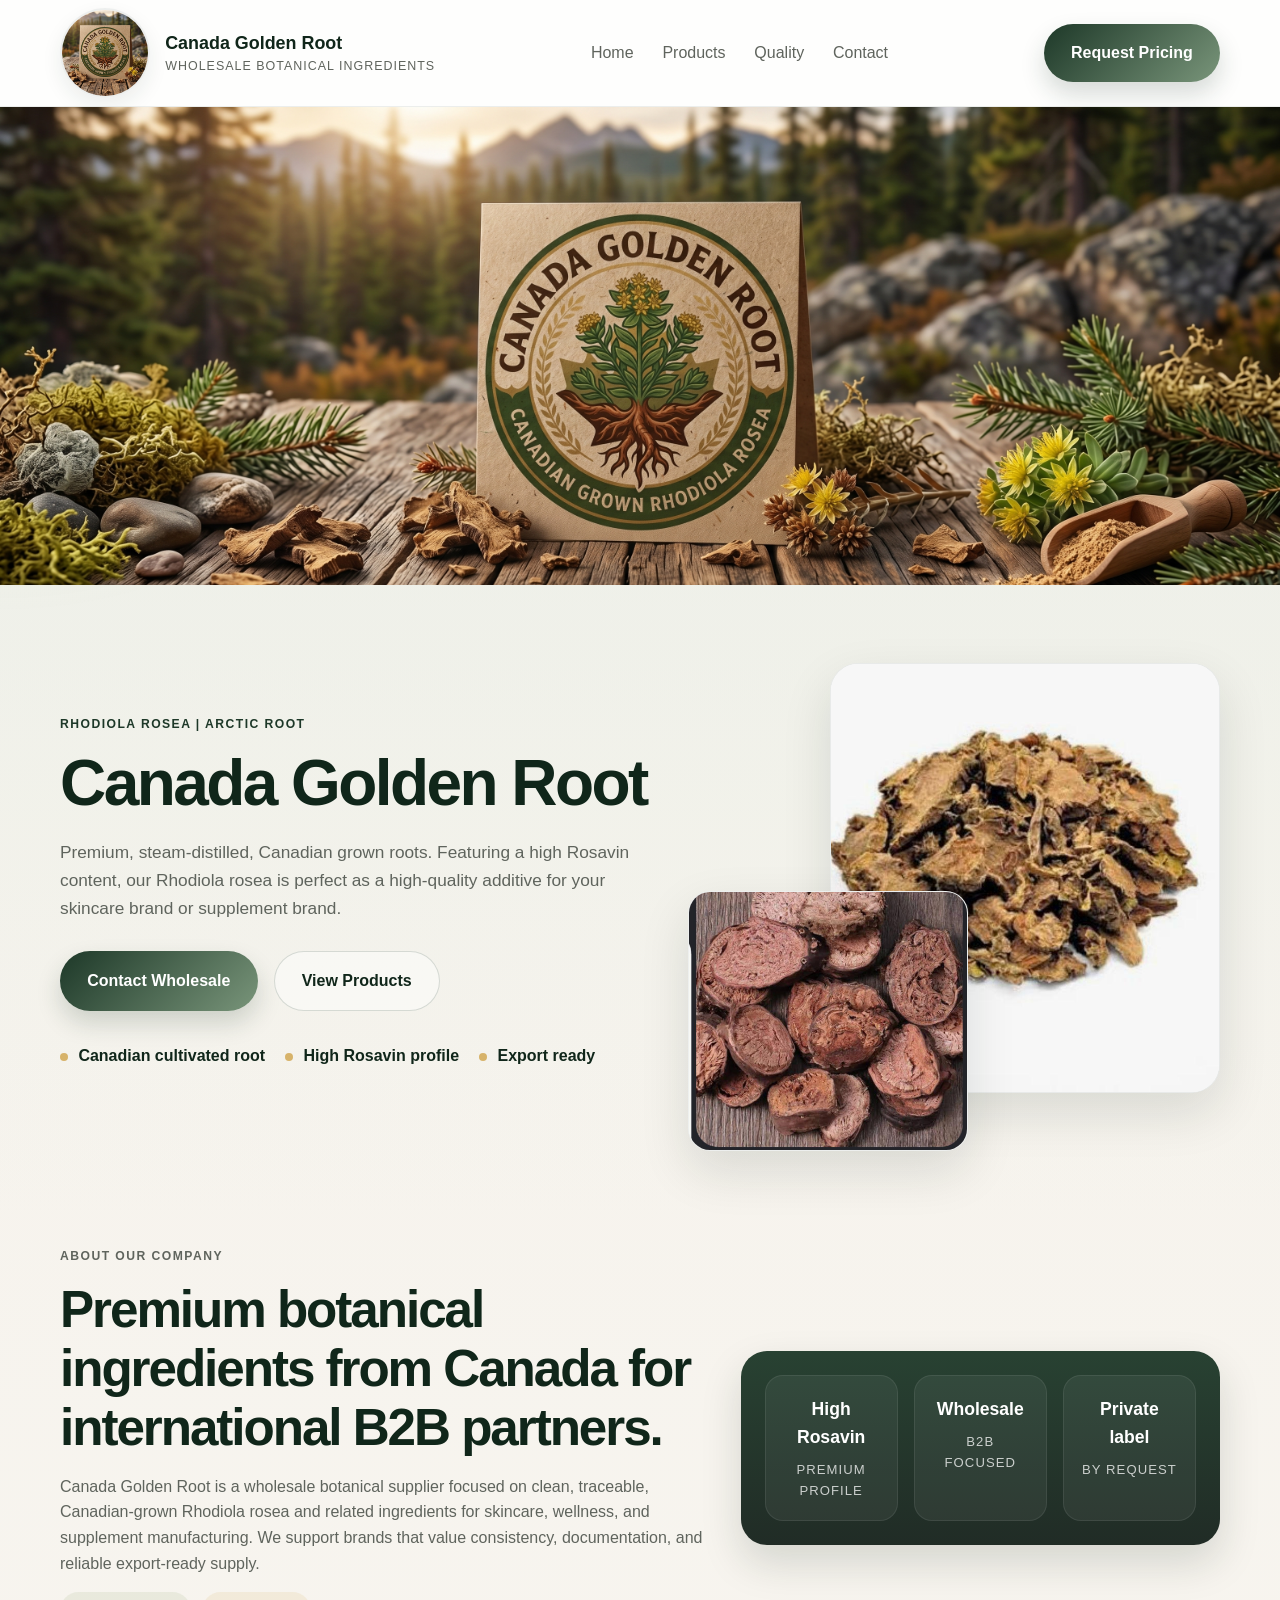
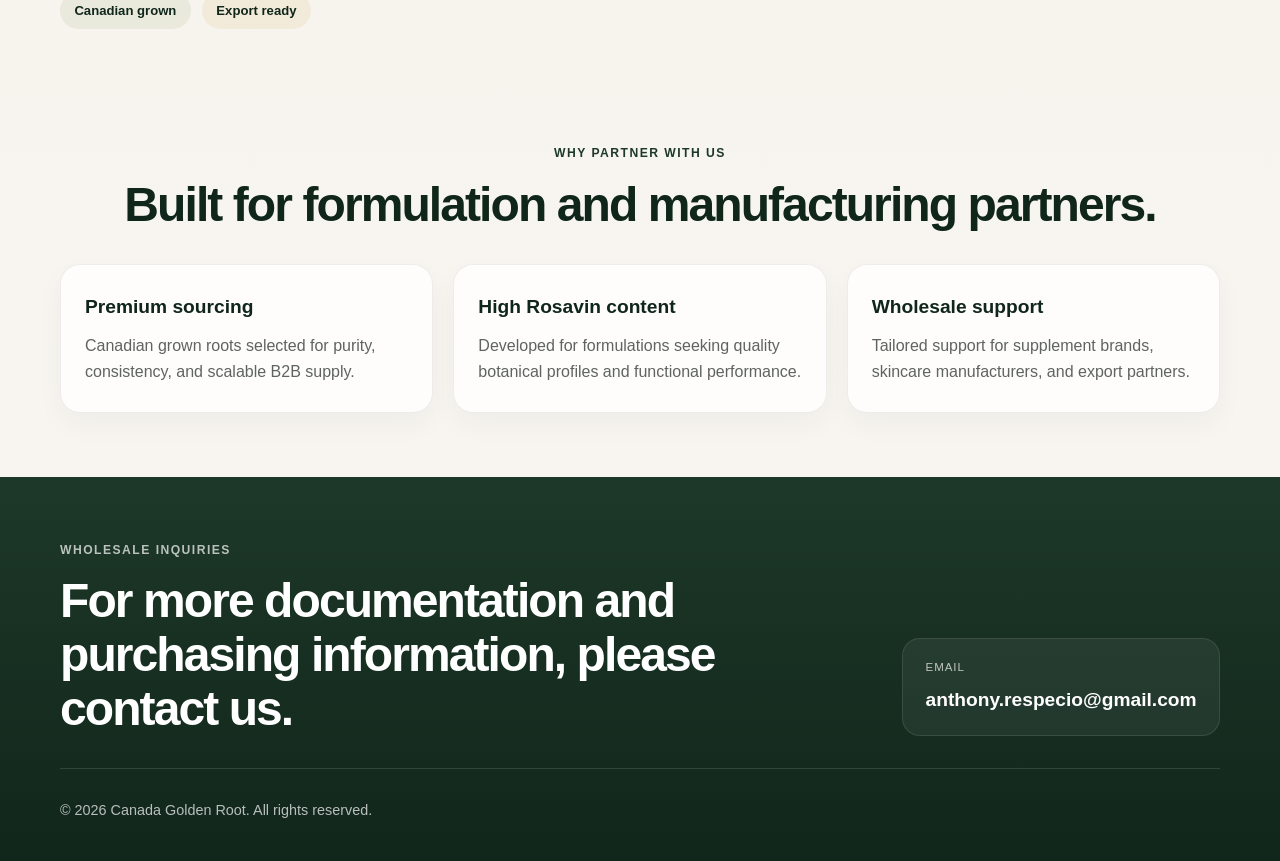
<file: index.html>
<!DOCTYPE html>
<html lang="en">
  <head>
    <meta charset="UTF-8" />
    <meta name="viewport" content="width=device-width, initial-scale=1.0" />
    <meta
      name="description"
      content="Canada Golden Root is a B2B wholesale supplier of premium Rhodiola rosea root extract, export-ready for skincare and supplement brands."
    />
    <title>Canada Golden Root | Wholesale Botanical Supplier</title>
    <link rel="stylesheet" href="styles.css" />
  </head>
  <body>
    <header class="site-header">
      <div class="container nav-wrap">
        <div class="brand-block" aria-label="Canada Golden Root home">
          <img
            class="brand-logo"
            src="Gemini_Generated_Image_pttnoepttnoepttn.jpeg"
            alt="Canada Golden Root logo"
          />
          <div>
            <p class="brand-name">Canada Golden Root</p>
            <p class="brand-tag">Wholesale botanical ingredients</p>
          </div>
        </div>

        <nav class="main-nav" aria-label="Main navigation">
          <a href="index.html">Home</a>
          <a href="products.html">Products</a>
          <a href="quality.html">Quality</a>
          <a href="contact.html">Contact</a>
        </nav>

        <a class="btn btn-primary" href="contact.html">Request Pricing</a>
      </div>
    </header>

    <main>
      <section class="hero">
        <div class="container hero-grid">
          <div class="hero-brand-wrap">
            <img
              src="Gemini_Generated_Image_pttnoepttnoepttn.jpeg"
              alt="Canada Golden Root branded logo"
              class="hero-brand-image"
            />
          </div>

          <div class="hero-copy">
            <p class="eyebrow">Rhodiola rosea | Arctic root</p>
            <h1>Canada Golden Root</h1>
            <p class="lead">
              Premium, steam-distilled, Canadian grown roots. Featuring a high
              Rosavin content, our Rhodiola rosea is perfect as a high-quality
              additive for your skincare brand or supplement brand.
            </p>

            <div class="hero-actions">
              <a class="btn btn-primary" href="contact.html">Contact Wholesale</a>
              <a class="btn btn-secondary" href="products.html">View Products</a>
            </div>

            <ul class="hero-points" aria-label="Key product attributes">
              <li>Canadian cultivated root</li>
              <li>High Rosavin profile</li>
              <li>Export ready</li>
            </ul>
          </div>

          <div class="hero-visual" aria-label="Botanical product imagery">
            <div class="visual-card primary-card">
              <img
                src="B041937A-1318-4878-AF8A-59A90A053F33.jpeg"
                alt="Canada Golden Root premium botanical root product"
              />
            </div>
            <div class="visual-card secondary-card">
              <img
                src="D50E4CDF-499F-46DE-A4AD-5549E79DBB41.jpeg"
                alt="Rhodiola rosea root in a botanical supply presentation"
              />
            </div>
          </div>
        </div>
      </section>

      <section class="company-overview">
        <div class="container overview-grid">
          <div class="overview-copy">
            <p class="eyebrow">About our company</p>
            <h2>Premium botanical ingredients from Canada for international B2B partners.</h2>
            <p>
              Canada Golden Root is a wholesale botanical supplier focused on clean, traceable,
              Canadian-grown Rhodiola rosea and related ingredients for skincare, wellness,
              and supplement manufacturing. We support brands that value consistency, documentation,
              and reliable export-ready supply.
            </p>
            <div class="badge-row">
              <span class="status-pill">Canadian grown</span>
              <span class="status-pill muted">Export ready</span>
            </div>
          </div>

          <div class="overview-panel">
            <div class="metric-box">
              <strong>High Rosavin</strong>
              <span>Premium profile</span>
            </div>
            <div class="metric-box">
              <strong>Wholesale</strong>
              <span>B2B focused</span>
            </div>
            <div class="metric-box">
              <strong>Private label</strong>
              <span>By request</span>
            </div>
          </div>
        </div>
      </section>

      <section id="quality" class="quality-section">
        <div class="container">
          <div class="section-heading center-heading">
            <p class="eyebrow">Why partner with us</p>
            <h2>Built for formulation and manufacturing partners.</h2>
          </div>

          <div class="quality-grid">
            <div class="quality-card">
              <h3>Premium sourcing</h3>
              <p>Canadian grown roots selected for purity, consistency, and scalable B2B supply.</p>
            </div>
            <div class="quality-card">
              <h3>High Rosavin content</h3>
              <p>Developed for formulations seeking quality botanical profiles and functional performance.</p>
            </div>
            <div class="quality-card">
              <h3>Wholesale support</h3>
              <p>Tailored support for supplement brands, skincare manufacturers, and export partners.</p>
            </div>
          </div>
        </div>
      </section>
    </main>

    <footer id="contact" class="site-footer">
      <div class="container footer-wrap">
        <div>
          <p class="eyebrow">Wholesale inquiries</p>
          <h2>For more documentation and purchasing information, please contact us.</h2>
        </div>

        <div class="contact-box">
          <p class="contact-label">Email</p>
          <a href="mailto:anthony.respecio@gmail.com">anthony.respecio@gmail.com</a>
        </div>
      </div>
      <div class="container copyright">
        <p>© <span id="year"></span> Canada Golden Root. All rights reserved.</p>
      </div>
    </footer>

    <script src="script.js"></script>
  </body>
</html>
</file>
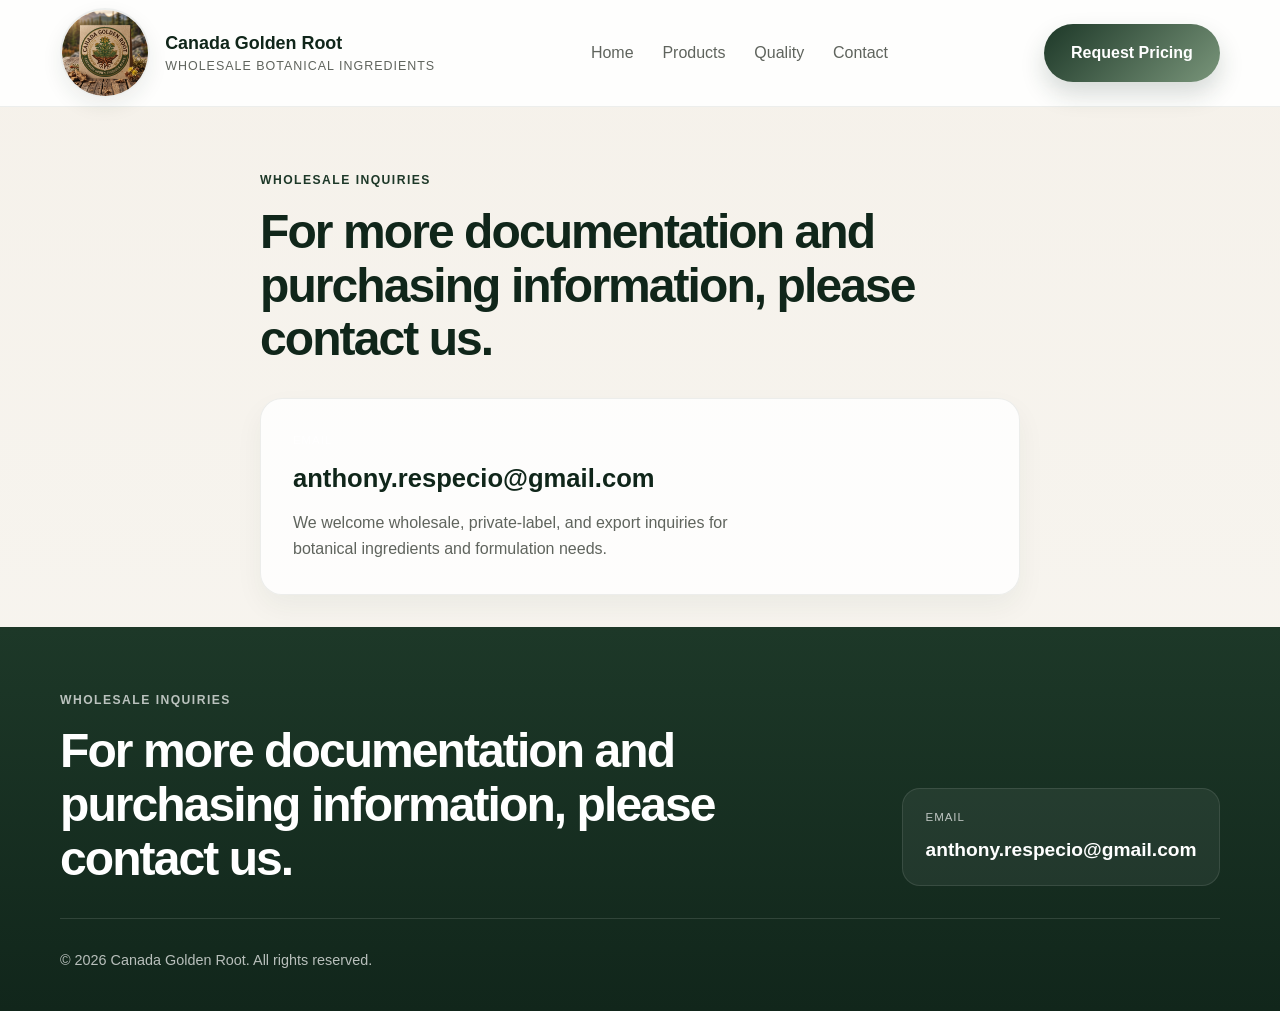
<file: contact.html>
<!DOCTYPE html>
<html lang="en">
  <head>
    <meta charset="UTF-8" />
    <meta name="viewport" content="width=device-width, initial-scale=1.0" />
    <meta name="description" content="Contact Canada Golden Root for wholesale product information, pricing, and export-ready botanical supply." />
    <title>Contact | Canada Golden Root</title>
    <link rel="stylesheet" href="styles.css" />
  </head>
  <body>
    <header class="site-header">
      <div class="container nav-wrap">
        <div class="brand-block" aria-label="Canada Golden Root home">
          <img
            class="brand-logo"
            src="Gemini_Generated_Image_pttnoepttnoepttn.jpeg"
            alt="Canada Golden Root logo"
          />
          <div>
            <p class="brand-name">Canada Golden Root</p>
            <p class="brand-tag">Wholesale botanical ingredients</p>
          </div>
        </div>

        <nav class="main-nav" aria-label="Main navigation">
          <a href="index.html">Home</a>
          <a href="products.html">Products</a>
          <a href="quality.html">Quality</a>
          <a href="contact.html">Contact</a>
        </nav>

        <a class="btn btn-primary" href="contact.html">Request Pricing</a>
      </div>
    </header>

    <main>
      <section class="product-detail-section">
        <div class="container contact-page">
          <div class="section-heading">
            <p class="eyebrow">Wholesale inquiries</p>
            <h2>For more documentation and purchasing information, please contact us.</h2>
          </div>

          <div class="contact-card">
            <p class="contact-label">Email</p>
            <a href="mailto:anthony.respecio@gmail.com">anthony.respecio@gmail.com</a>
            <p class="contact-note">We welcome wholesale, private-label, and export inquiries for botanical ingredients and formulation needs.</p>
          </div>
        </div>
      </section>
    </main>

    <footer class="site-footer">
      <div class="container footer-wrap">
        <div>
          <p class="eyebrow">Wholesale inquiries</p>
          <h2>For more documentation and purchasing information, please contact us.</h2>
        </div>

        <div class="contact-box">
          <p class="contact-label">Email</p>
          <a href="mailto:anthony.respecio@gmail.com">anthony.respecio@gmail.com</a>
        </div>
      </div>
      <div class="container copyright">
        <p>© <span id="year"></span> Canada Golden Root. All rights reserved.</p>
      </div>
    </footer>

    <script src="script.js"></script>
  </body>
</html>
</file>
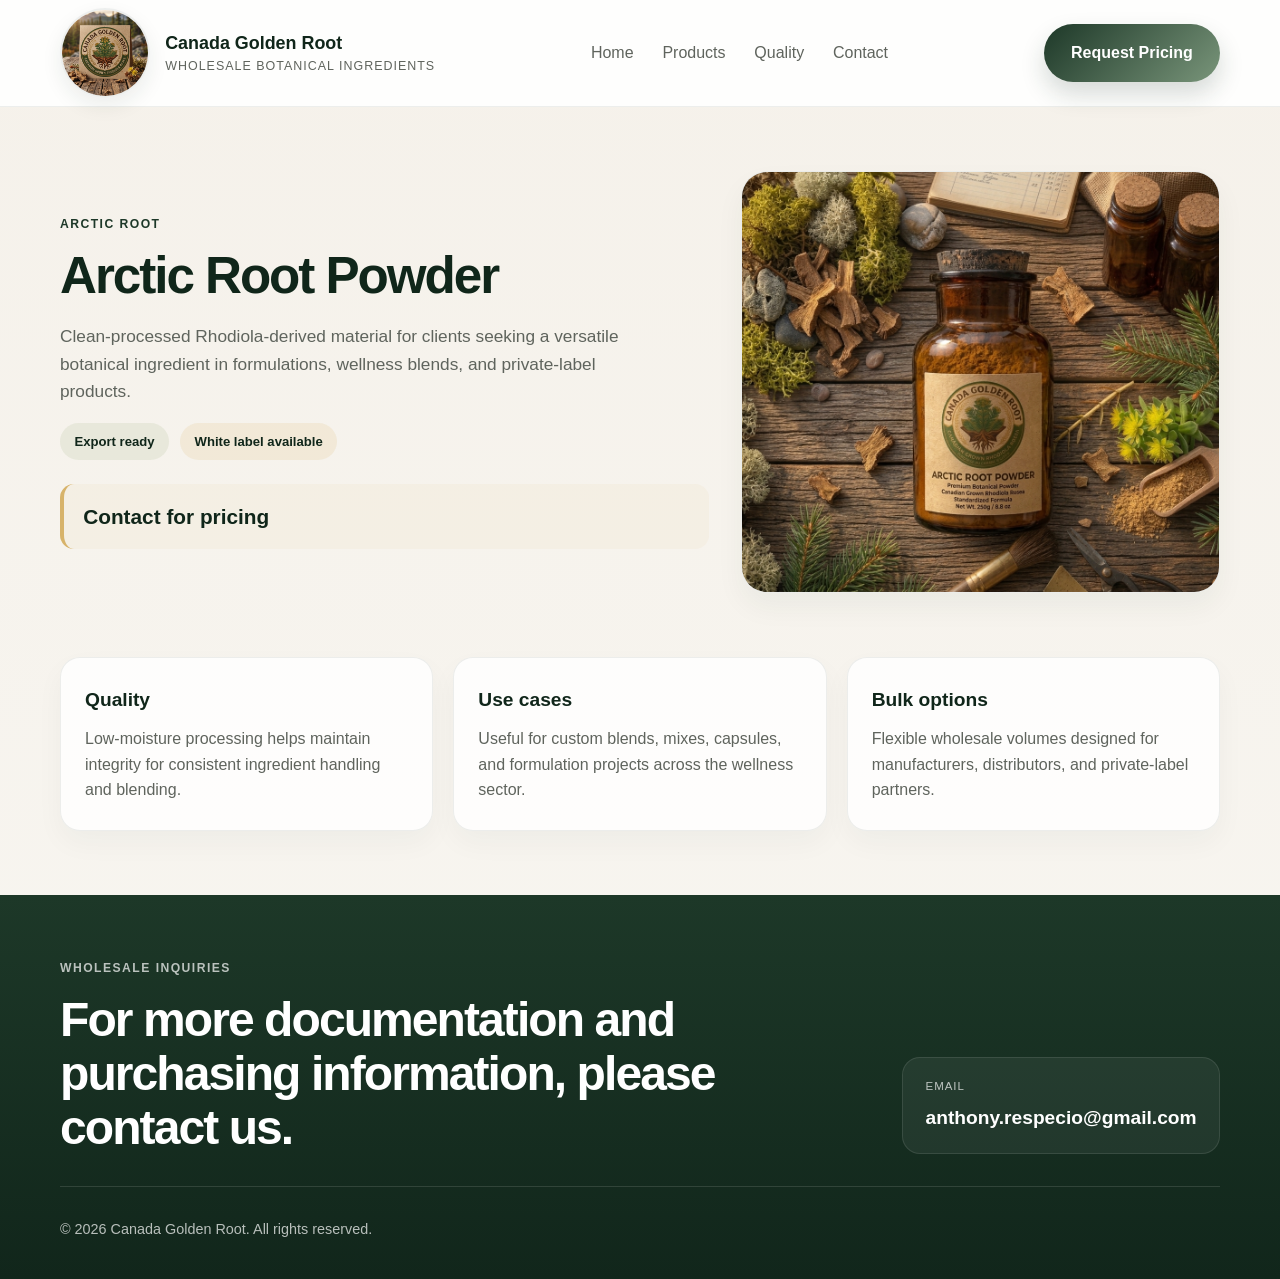
<file: product-arctic-root.html>
<!DOCTYPE html>
<html lang="en">
  <head>
    <meta charset="UTF-8" />
    <meta name="viewport" content="width=device-width, initial-scale=1.0" />
    <meta name="description" content="Arctic root powder and botanical ingredient supply for wholesale buyers." />
    <title>Arctic Root Powder | Canada Golden Root</title>
    <link rel="stylesheet" href="styles.css" />
  </head>
  <body>
    <header class="site-header">
      <div class="container nav-wrap">
        <div class="brand-block" aria-label="Canada Golden Root home">
          <img class="brand-logo" src="Gemini_Generated_Image_pttnoepttnoepttn.jpeg" alt="Canada Golden Root logo" />
          <div>
            <p class="brand-name">Canada Golden Root</p>
            <p class="brand-tag">Wholesale botanical ingredients</p>
          </div>
        </div>

        <nav class="main-nav" aria-label="Main navigation">
          <a href="index.html">Home</a>
          <a href="index.html#product">Products</a>
          <a href="index.html#quality">Quality</a>
          <a href="index.html#contact">Contact</a>
        </nav>

        <a class="btn btn-primary" href="index.html#contact">Request Pricing</a>
      </div>
    </header>

    <main>
      <section class="product-detail-section">
        <div class="container detail-layout">
          <div class="detail-hero">
            <p class="eyebrow">Arctic root</p>
            <h1>Arctic Root Powder</h1>
            <p class="lead">
              Clean-processed Rhodiola-derived material for clients seeking a versatile botanical ingredient
              in formulations, wellness blends, and private-label products.
            </p>
            <div class="badge-row">
              <span class="status-pill">Export ready</span>
              <span class="status-pill muted">White label available</span>
            </div>
            <div class="pricing-block" aria-label="Wholesale pricing">
              <span>Contact for pricing</span>
            </div>
          </div>

          <div class="detail-card">
            <div class="card-image placeholder-2">
              <img src="Arctic Root Powderjpeg.jpeg" alt="Arctic Root Powder bottle" />
            </div>
          </div>
        </div>
      </section>

      <section class="quality-section">
        <div class="container">
          <div class="detail-specs">
            <div class="quality-card">
              <h3>Quality</h3>
              <p>Low-moisture processing helps maintain integrity for consistent ingredient handling and blending.</p>
            </div>
            <div class="quality-card">
              <h3>Use cases</h3>
              <p>Useful for custom blends, mixes, capsules, and formulation projects across the wellness sector.</p>
            </div>
            <div class="quality-card">
              <h3>Bulk options</h3>
              <p>Flexible wholesale volumes designed for manufacturers, distributors, and private-label partners.</p>
            </div>
          </div>
        </div>
      </section>
    </main>

    <footer id="contact" class="site-footer">
      <div class="container footer-wrap">
        <div>
          <p class="eyebrow">Wholesale inquiries</p>
          <h2>For more documentation and purchasing information, please contact us.</h2>
        </div>

        <div class="contact-box">
          <p class="contact-label">Email</p>
          <a href="mailto:anthony.respecio@gmail.com">anthony.respecio@gmail.com</a>
        </div>
      </div>
      <div class="container copyright">
        <p>© <span id="year"></span> Canada Golden Root. All rights reserved.</p>
      </div>
    </footer>

    <script src="script.js"></script>
  </body>
</html>
</file>
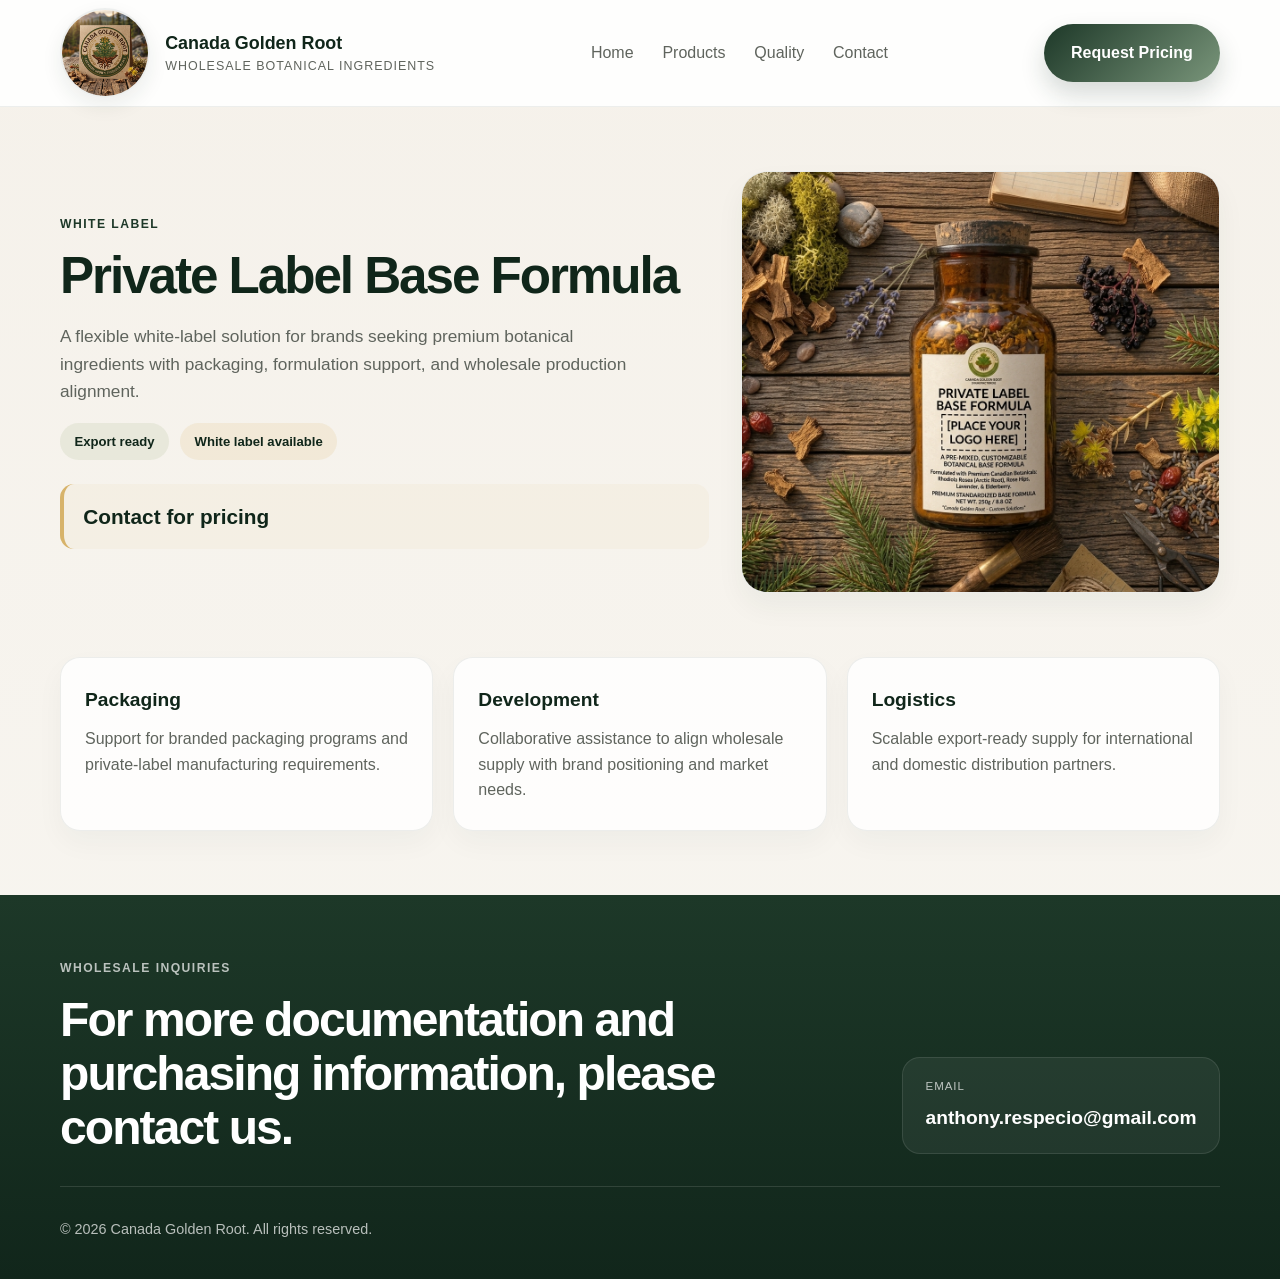
<file: product-private-label.html>
<!DOCTYPE html>
<html lang="en">
  <head>
    <meta charset="UTF-8" />
    <meta name="viewport" content="width=device-width, initial-scale=1.0" />
    <meta name="description" content="Private label botanical ingredient solutions for wholesale brands and manufacturers." />
    <title>Private Label Base Formula | Canada Golden Root</title>
    <link rel="stylesheet" href="styles.css" />
  </head>
  <body>
    <header class="site-header">
      <div class="container nav-wrap">
        <div class="brand-block" aria-label="Canada Golden Root home">
          <img class="brand-logo" src="Gemini_Generated_Image_pttnoepttnoepttn.jpeg" alt="Canada Golden Root logo" />
          <div>
            <p class="brand-name">Canada Golden Root</p>
            <p class="brand-tag">Wholesale botanical ingredients</p>
          </div>
        </div>

        <nav class="main-nav" aria-label="Main navigation">
          <a href="index.html">Home</a>
          <a href="index.html#product">Products</a>
          <a href="index.html#quality">Quality</a>
          <a href="index.html#contact">Contact</a>
        </nav>

        <a class="btn btn-primary" href="index.html#contact">Request Pricing</a>
      </div>
    </header>

    <main>
      <section class="product-detail-section">
        <div class="container detail-layout">
          <div class="detail-hero">
            <p class="eyebrow">White label</p>
            <h1>Private Label Base Formula</h1>
            <p class="lead">
              A flexible white-label solution for brands seeking premium botanical ingredients with packaging,
              formulation support, and wholesale production alignment.
            </p>
            <div class="badge-row">
              <span class="status-pill">Export ready</span>
              <span class="status-pill muted">White label available</span>
            </div>
            <div class="pricing-block" aria-label="Wholesale pricing">
              <span>Contact for pricing</span>
            </div>
          </div>

          <div class="detail-card">
            <div class="card-image placeholder-4">
              <img src="Private Label Base Formulajpeg.jpeg" alt="Private Label Base Formula bottle" />
            </div>
          </div>
        </div>
      </section>

      <section class="quality-section">
        <div class="container">
          <div class="detail-specs">
            <div class="quality-card">
              <h3>Packaging</h3>
              <p>Support for branded packaging programs and private-label manufacturing requirements.</p>
            </div>
            <div class="quality-card">
              <h3>Development</h3>
              <p>Collaborative assistance to align wholesale supply with brand positioning and market needs.</p>
            </div>
            <div class="quality-card">
              <h3>Logistics</h3>
              <p>Scalable export-ready supply for international and domestic distribution partners.</p>
            </div>
          </div>
        </div>
      </section>
    </main>

    <footer id="contact" class="site-footer">
      <div class="container footer-wrap">
        <div>
          <p class="eyebrow">Wholesale inquiries</p>
          <h2>For more documentation and purchasing information, please contact us.</h2>
        </div>

        <div class="contact-box">
          <p class="contact-label">Email</p>
          <a href="mailto:anthony.respecio@gmail.com">anthony.respecio@gmail.com</a>
        </div>
      </div>
      <div class="container copyright">
        <p>© <span id="year"></span> Canada Golden Root. All rights reserved.</p>
      </div>
    </footer>

    <script src="script.js"></script>
  </body>
</html>
</file>
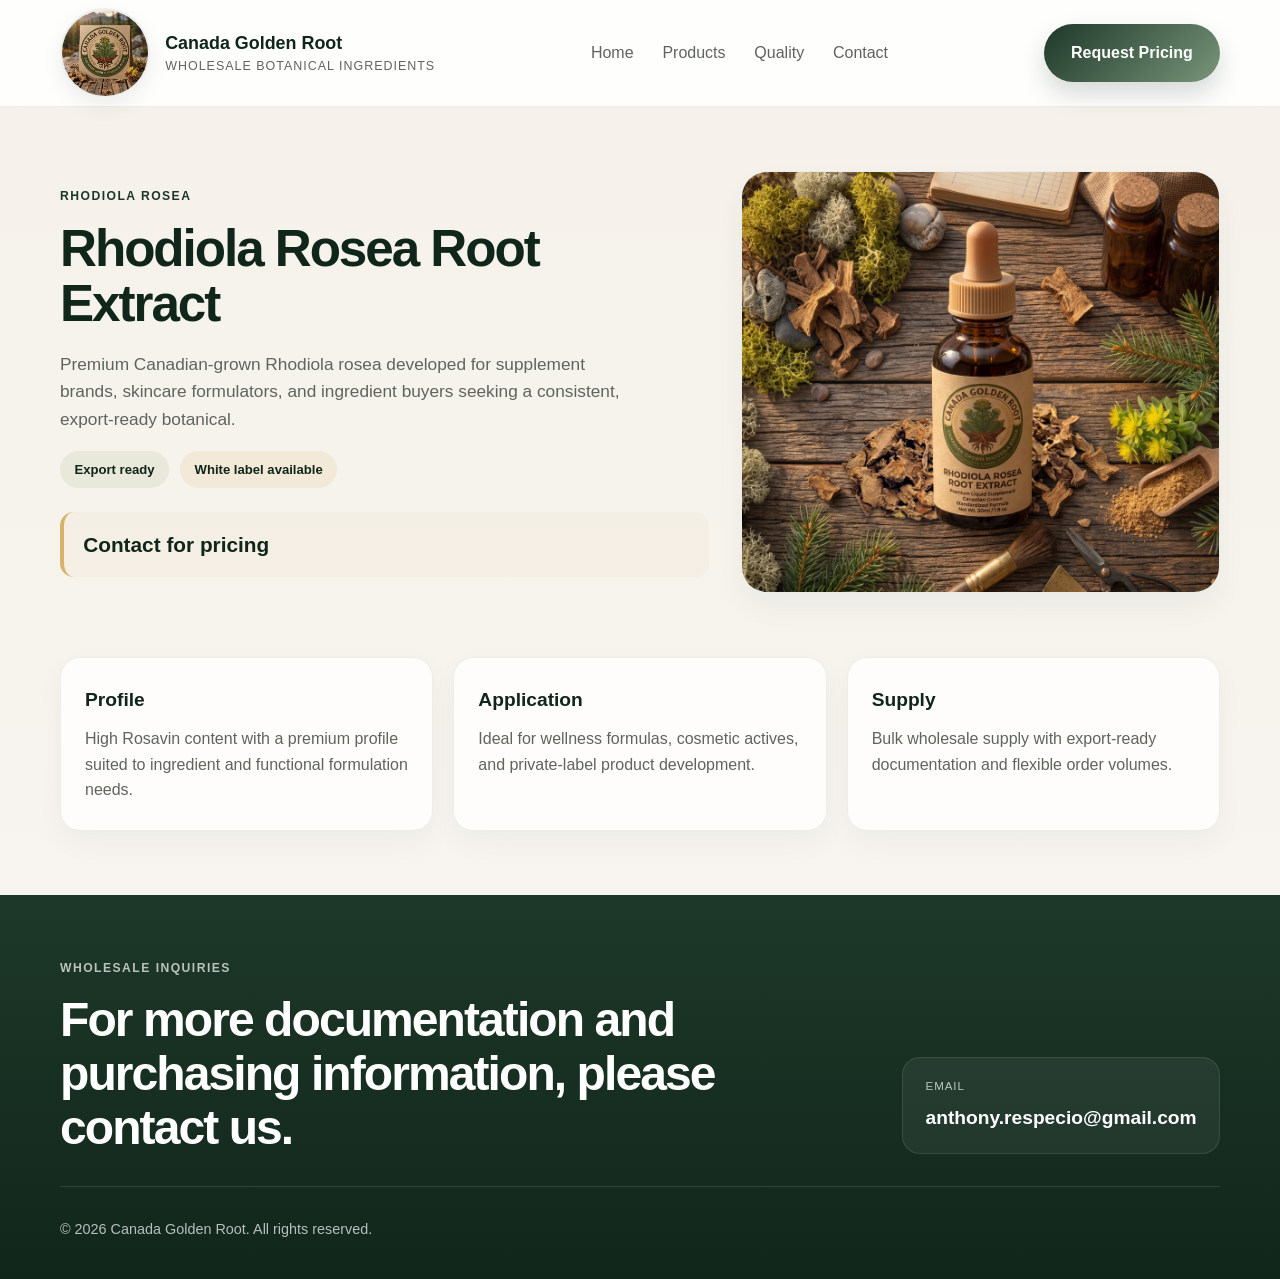
<file: product-rhodiola.html>
<!DOCTYPE html>
<html lang="en">
  <head>
    <meta charset="UTF-8" />
    <meta name="viewport" content="width=device-width, initial-scale=1.0" />
    <meta name="description" content="Rhodiola rosea root extract for wholesale skincare and supplement manufacturers." />
    <title>Rhodiola Rosea Root Extract | Canada Golden Root</title>
    <link rel="stylesheet" href="styles.css" />
  </head>
  <body>
    <header class="site-header">
      <div class="container nav-wrap">
        <div class="brand-block" aria-label="Canada Golden Root home">
          <img class="brand-logo" src="Gemini_Generated_Image_pttnoepttnoepttn.jpeg" alt="Canada Golden Root logo" />
          <div>
            <p class="brand-name">Canada Golden Root</p>
            <p class="brand-tag">Wholesale botanical ingredients</p>
          </div>
        </div>

        <nav class="main-nav" aria-label="Main navigation">
          <a href="index.html">Home</a>
          <a href="index.html#product">Products</a>
          <a href="index.html#quality">Quality</a>
          <a href="index.html#contact">Contact</a>
        </nav>

        <a class="btn btn-primary" href="index.html#contact">Request Pricing</a>
      </div>
    </header>

    <main>
      <section class="product-detail-section">
        <div class="container detail-layout">
          <div class="detail-hero">
            <p class="eyebrow">Rhodiola rosea</p>
            <h1>Rhodiola Rosea Root Extract</h1>
            <p class="lead">
              Premium Canadian-grown Rhodiola rosea developed for supplement brands,
              skincare formulators, and ingredient buyers seeking a consistent, export-ready botanical.
            </p>
            <div class="badge-row">
              <span class="status-pill">Export ready</span>
              <span class="status-pill muted">White label available</span>
            </div>
            <div class="pricing-block" aria-label="Wholesale pricing">
              <span>Contact for pricing</span>
            </div>
          </div>

          <div class="detail-card">
            <div class="card-image placeholder-1">
              <img src="Rhodiola Rosea Root Extractjpeg.jpeg" alt="Rhodiola Rosea Root Extract bottle" />
            </div>
          </div>
        </div>
      </section>

      <section class="quality-section">
        <div class="container">
          <div class="detail-specs">
            <div class="quality-card">
              <h3>Profile</h3>
              <p>High Rosavin content with a premium profile suited to ingredient and functional formulation needs.</p>
            </div>
            <div class="quality-card">
              <h3>Application</h3>
              <p>Ideal for wellness formulas, cosmetic actives, and private-label product development.</p>
            </div>
            <div class="quality-card">
              <h3>Supply</h3>
              <p>Bulk wholesale supply with export-ready documentation and flexible order volumes.</p>
            </div>
          </div>
        </div>
      </section>
    </main>

    <footer id="contact" class="site-footer">
      <div class="container footer-wrap">
        <div>
          <p class="eyebrow">Wholesale inquiries</p>
          <h2>For more documentation and purchasing information, please contact us.</h2>
        </div>

        <div class="contact-box">
          <p class="contact-label">Email</p>
          <a href="mailto:anthony.respecio@gmail.com">anthony.respecio@gmail.com</a>
        </div>
      </div>
      <div class="container copyright">
        <p>© <span id="year"></span> Canada Golden Root. All rights reserved.</p>
      </div>
    </footer>

    <script src="script.js"></script>
  </body>
</html>
</file>
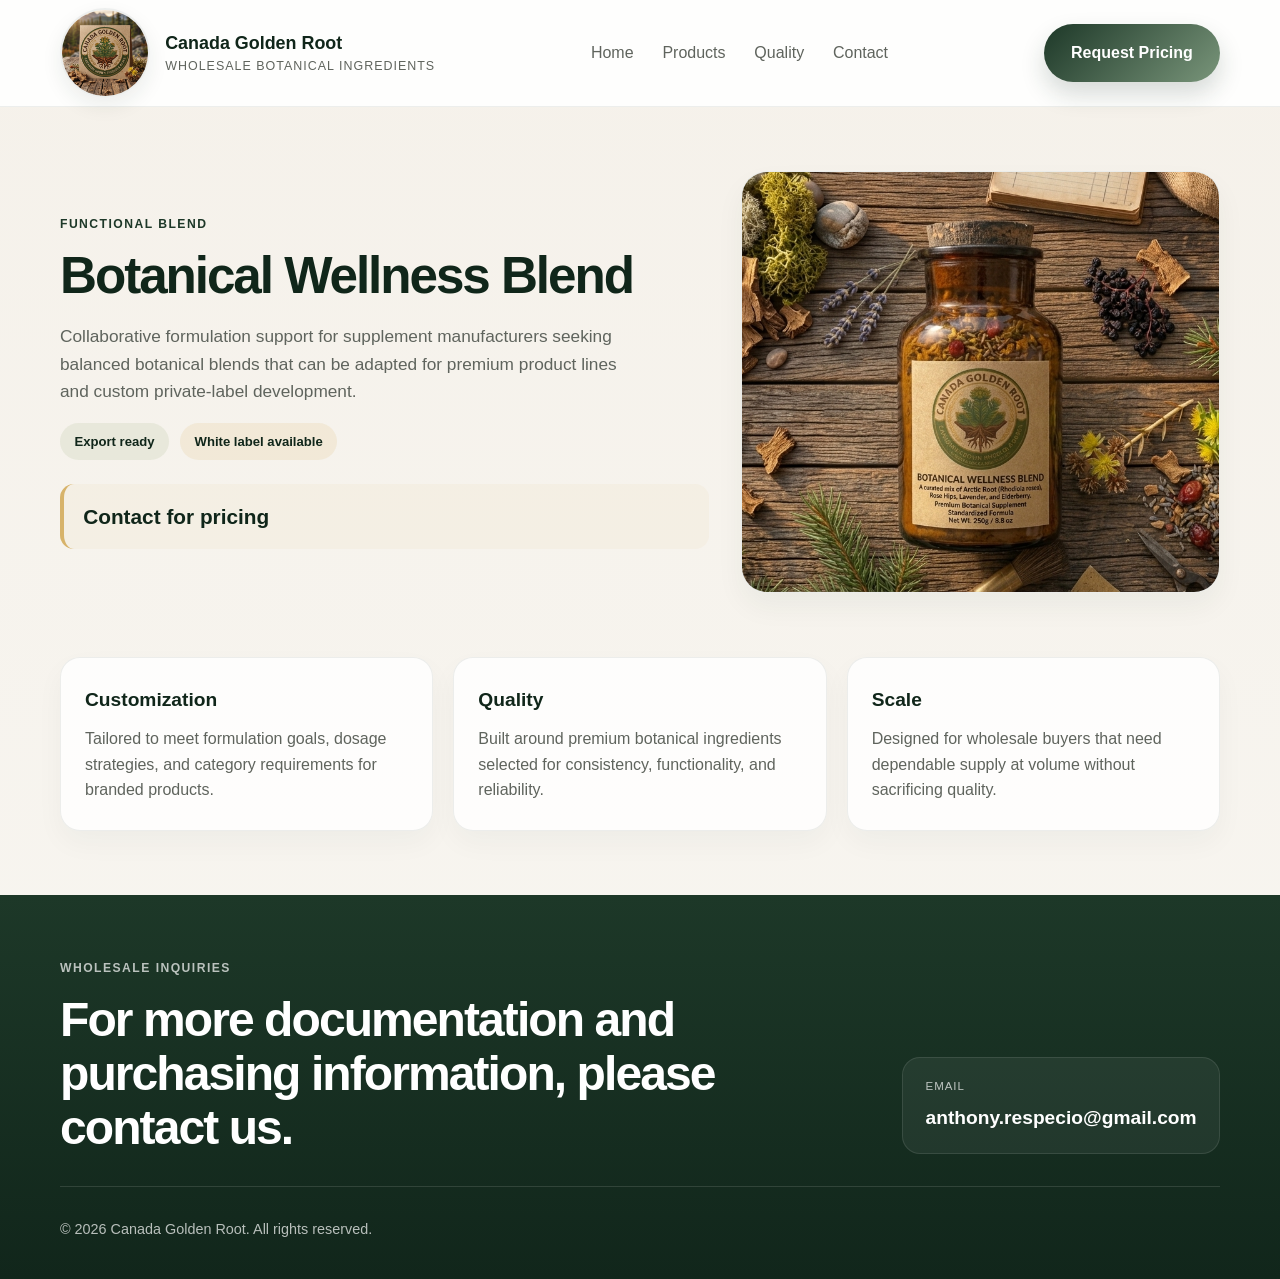
<file: product-wellness-blend.html>
<!DOCTYPE html>
<html lang="en">
  <head>
    <meta charset="UTF-8" />
    <meta name="viewport" content="width=device-width, initial-scale=1.0" />
    <meta name="description" content="Custom botanical wellness blend for supplement and private-label manufacturing." />
    <title>Botanical Wellness Blend | Canada Golden Root</title>
    <link rel="stylesheet" href="styles.css" />
  </head>
  <body>
    <header class="site-header">
      <div class="container nav-wrap">
        <div class="brand-block" aria-label="Canada Golden Root home">
          <img class="brand-logo" src="Gemini_Generated_Image_pttnoepttnoepttn.jpeg" alt="Canada Golden Root logo" />
          <div>
            <p class="brand-name">Canada Golden Root</p>
            <p class="brand-tag">Wholesale botanical ingredients</p>
          </div>
        </div>

        <nav class="main-nav" aria-label="Main navigation">
          <a href="index.html">Home</a>
          <a href="index.html#product">Products</a>
          <a href="index.html#quality">Quality</a>
          <a href="index.html#contact">Contact</a>
        </nav>

        <a class="btn btn-primary" href="index.html#contact">Request Pricing</a>
      </div>
    </header>

    <main>
      <section class="product-detail-section">
        <div class="container detail-layout">
          <div class="detail-hero">
            <p class="eyebrow">Functional blend</p>
            <h1>Botanical Wellness Blend</h1>
            <p class="lead">
              Collaborative formulation support for supplement manufacturers seeking balanced botanical blends
              that can be adapted for premium product lines and custom private-label development.
            </p>
            <div class="badge-row">
              <span class="status-pill">Export ready</span>
              <span class="status-pill muted">White label available</span>
            </div>
            <div class="pricing-block" aria-label="Wholesale pricing">
              <span>Contact for pricing</span>
            </div>
          </div>

          <div class="detail-card">
            <div class="card-image placeholder-3">
              <img src="Botanical Wellness Blendjpeg.jpeg" alt="Botanical Wellness Blend bottle" />
            </div>
          </div>
        </div>
      </section>

      <section class="quality-section">
        <div class="container">
          <div class="detail-specs">
            <div class="quality-card">
              <h3>Customization</h3>
              <p>Tailored to meet formulation goals, dosage strategies, and category requirements for branded products.</p>
            </div>
            <div class="quality-card">
              <h3>Quality</h3>
              <p>Built around premium botanical ingredients selected for consistency, functionality, and reliability.</p>
            </div>
            <div class="quality-card">
              <h3>Scale</h3>
              <p>Designed for wholesale buyers that need dependable supply at volume without sacrificing quality.</p>
            </div>
          </div>
        </div>
      </section>
    </main>

    <footer id="contact" class="site-footer">
      <div class="container footer-wrap">
        <div>
          <p class="eyebrow">Wholesale inquiries</p>
          <h2>For more documentation and purchasing information, please contact us.</h2>
        </div>

        <div class="contact-box">
          <p class="contact-label">Email</p>
          <a href="mailto:anthony.respecio@gmail.com">anthony.respecio@gmail.com</a>
        </div>
      </div>
      <div class="container copyright">
        <p>© <span id="year"></span> Canada Golden Root. All rights reserved.</p>
      </div>
    </footer>

    <script src="script.js"></script>
  </body>
</html>
</file>
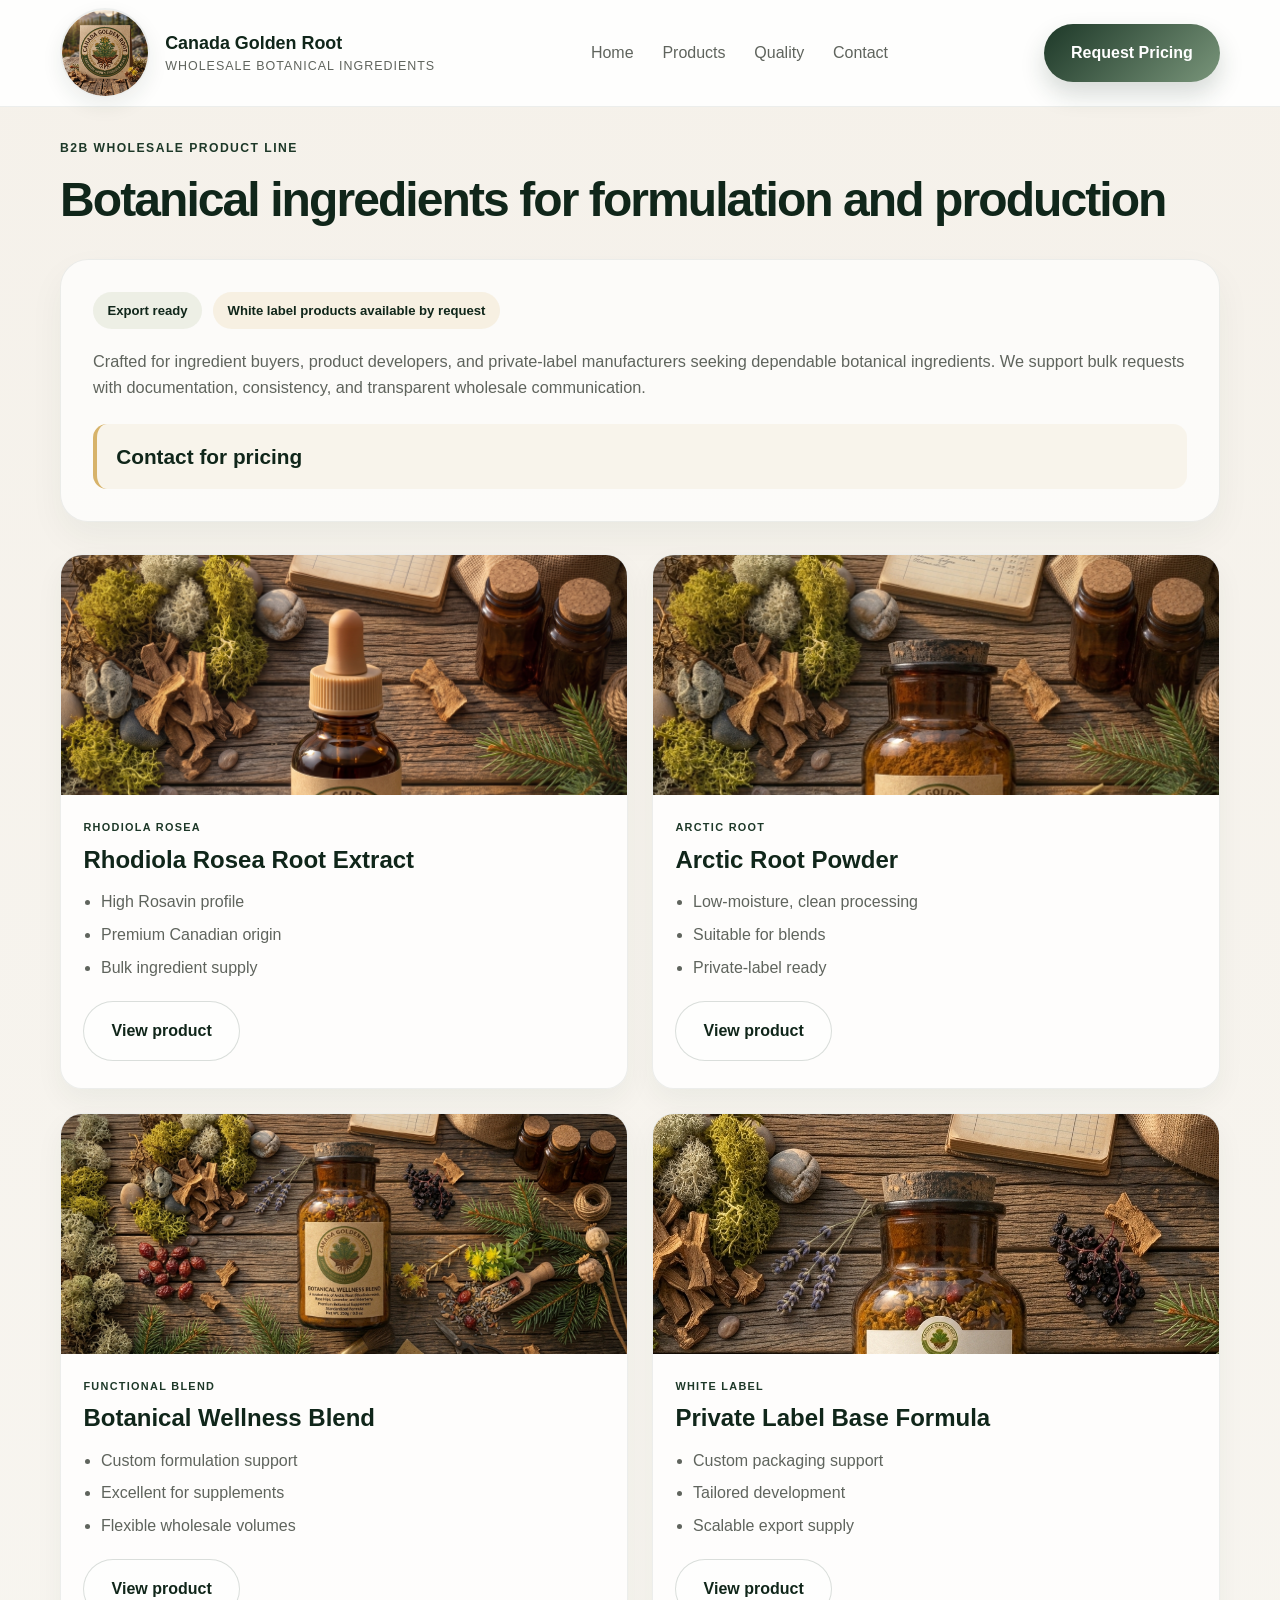
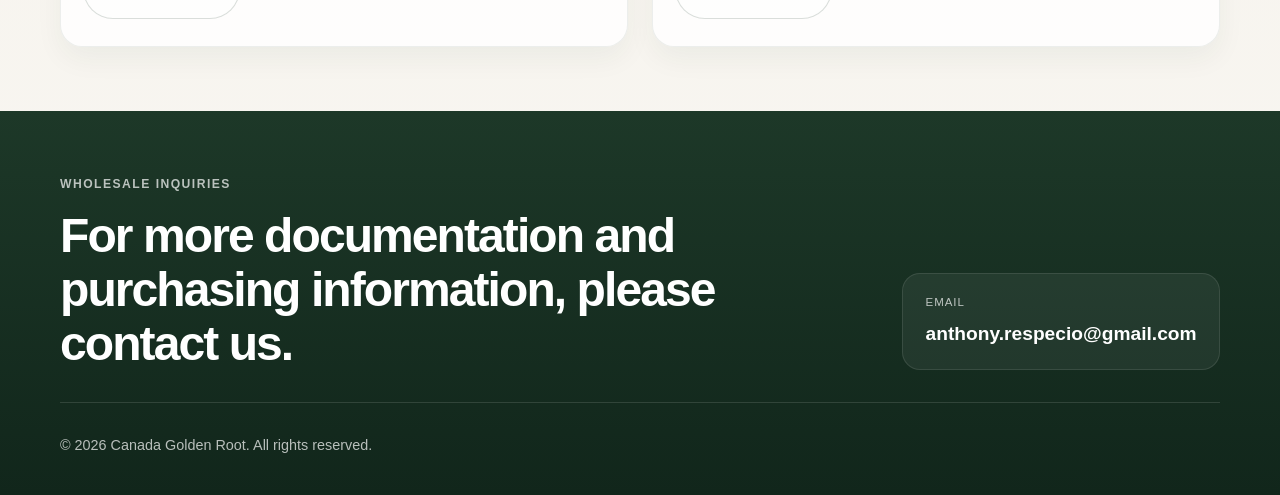
<file: products.html>
<!DOCTYPE html>
<html lang="en">
  <head>
    <meta charset="UTF-8" />
    <meta name="viewport" content="width=device-width, initial-scale=1.0" />
    <meta name="description" content="Wholesale product catalog for Canada Golden Root botanical ingredients." />
    <title>Products | Canada Golden Root</title>
    <link rel="stylesheet" href="styles.css" />
  </head>
  <body>
    <header class="site-header">
      <div class="container nav-wrap">
        <div class="brand-block" aria-label="Canada Golden Root home">
          <img
            class="brand-logo"
            src="Gemini_Generated_Image_pttnoepttnoepttn.jpeg"
            alt="Canada Golden Root logo"
          />
          <div>
            <p class="brand-name">Canada Golden Root</p>
            <p class="brand-tag">Wholesale botanical ingredients</p>
          </div>
        </div>

        <nav class="main-nav" aria-label="Main navigation">
          <a href="index.html">Home</a>
          <a href="products.html">Products</a>
          <a href="quality.html">Quality</a>
          <a href="contact.html">Contact</a>
        </nav>

        <a class="btn btn-primary" href="contact.html">Request Pricing</a>
      </div>
    </header>

    <main>
      <section class="product-section">
        <div class="container">
          <div class="section-heading">
            <p class="eyebrow">B2B wholesale product line</p>
            <h2>Botanical ingredients for formulation and production</h2>
          </div>

          <div class="product-panel intro-panel">
            <div class="product-copy">
              <div class="badge-row">
                <span class="status-pill">Export ready</span>
                <span class="status-pill muted">White label products available by request</span>
              </div>

              <p>
                Crafted for ingredient buyers, product developers, and private-label manufacturers seeking dependable botanical ingredients.
                We support bulk requests with documentation, consistency, and transparent wholesale communication.
              </p>

              <div class="pricing-block" aria-label="Wholesale pricing contact">
                <span>Contact for pricing</span>
              </div>
            </div>
          </div>

          <div class="product-grid">
            <article class="product-card">
              <div class="card-image placeholder-1">
                <img src="Rhodiola Rosea Root Extractjpeg.jpeg" alt="Rhodiola Rosea Root Extract bottle" />
              </div>
              <div class="card-body">
                <p class="product-kicker">Rhodiola rosea</p>
                <h3>Rhodiola Rosea Root Extract</h3>
                <ul>
                  <li>High Rosavin profile</li>
                  <li>Premium Canadian origin</li>
                  <li>Bulk ingredient supply</li>
                </ul>
                <a class="btn btn-secondary" href="product-rhodiola.html">View product</a>
              </div>
            </article>

            <article class="product-card">
              <div class="card-image placeholder-2">
                <img src="Arctic Root Powderjpeg.jpeg" alt="Arctic Root Powder bottle" />
              </div>
              <div class="card-body">
                <p class="product-kicker">Arctic root</p>
                <h3>Arctic Root Powder</h3>
                <ul>
                  <li>Low-moisture, clean processing</li>
                  <li>Suitable for blends</li>
                  <li>Private-label ready</li>
                </ul>
                <a class="btn btn-secondary" href="product-arctic-root.html">View product</a>
              </div>
            </article>

            <article class="product-card">
              <div class="card-image placeholder-3">
                <img src="Botanical Wellness Blendjpeg.jpeg" alt="Botanical Wellness Blend bottle" />
              </div>
              <div class="card-body">
                <p class="product-kicker">Functional blend</p>
                <h3>Botanical Wellness Blend</h3>
                <ul>
                  <li>Custom formulation support</li>
                  <li>Excellent for supplements</li>
                  <li>Flexible wholesale volumes</li>
                </ul>
                <a class="btn btn-secondary" href="product-wellness-blend.html">View product</a>
              </div>
            </article>

            <article class="product-card">
              <div class="card-image placeholder-4">
                <img src="Private Label Base Formulajpeg.jpeg" alt="Private Label Base Formula bottle" />
              </div>
              <div class="card-body">
                <p class="product-kicker">White label</p>
                <h3>Private Label Base Formula</h3>
                <ul>
                  <li>Custom packaging support</li>
                  <li>Tailored development</li>
                  <li>Scalable export supply</li>
                </ul>
                <a class="btn btn-secondary" href="product-private-label.html">View product</a>
              </div>
            </article>
          </div>
        </div>
      </section>
    </main>

    <footer class="site-footer">
      <div class="container footer-wrap">
        <div>
          <p class="eyebrow">Wholesale inquiries</p>
          <h2>For more documentation and purchasing information, please contact us.</h2>
        </div>

        <div class="contact-box">
          <p class="contact-label">Email</p>
          <a href="mailto:anthony.respecio@gmail.com">anthony.respecio@gmail.com</a>
        </div>
      </div>
      <div class="container copyright">
        <p>© <span id="year"></span> Canada Golden Root. All rights reserved.</p>
      </div>
    </footer>

    <script src="script.js"></script>
  </body>
</html>
</file>
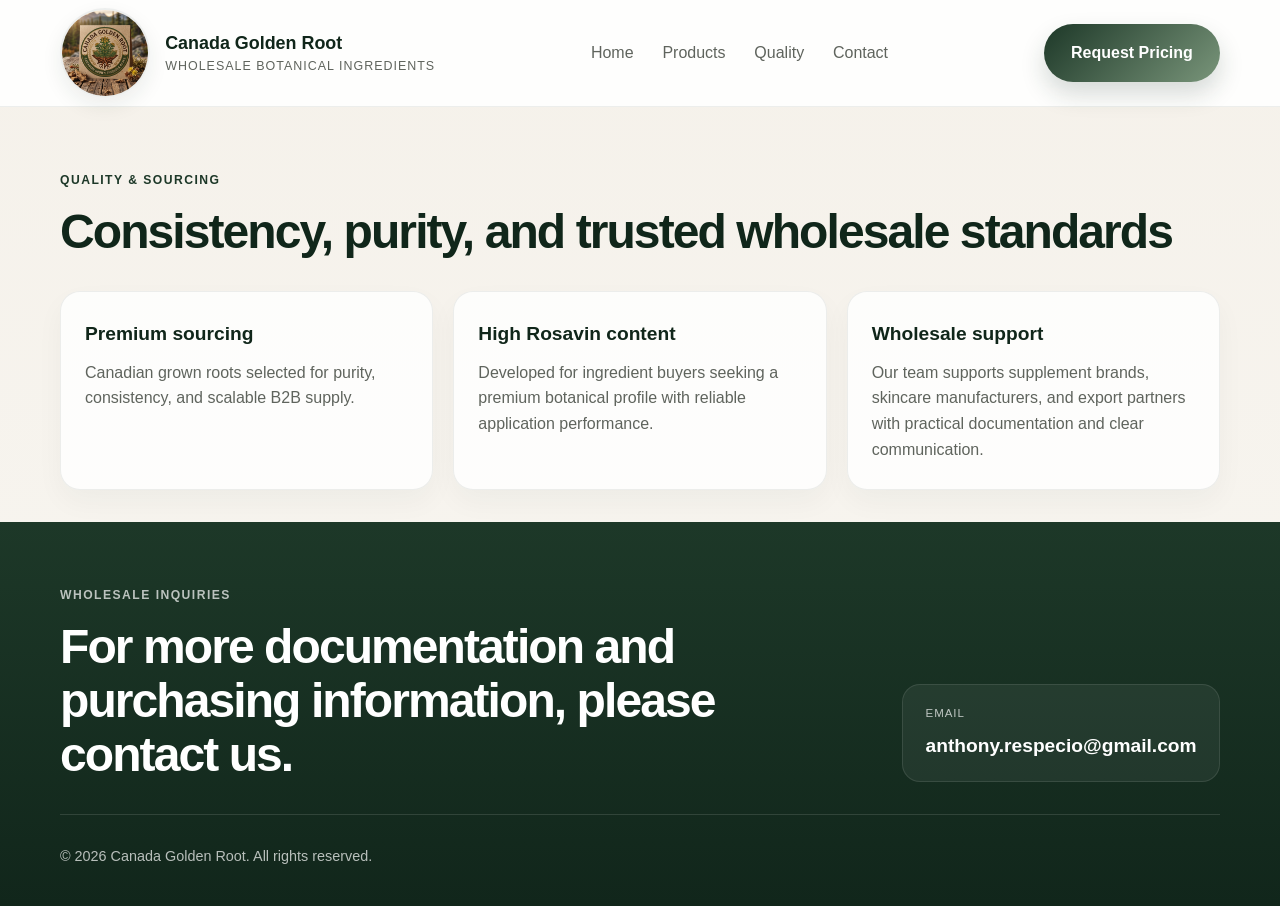
<file: quality.html>
<!DOCTYPE html>
<html lang="en">
  <head>
    <meta charset="UTF-8" />
    <meta name="viewport" content="width=device-width, initial-scale=1.0" />
    <meta name="description" content="Quality standards and sourcing information for Canada Golden Root wholesale botanical ingredients." />
    <title>Quality | Canada Golden Root</title>
    <link rel="stylesheet" href="styles.css" />
  </head>
  <body>
    <header class="site-header">
      <div class="container nav-wrap">
        <div class="brand-block" aria-label="Canada Golden Root home">
          <img
            class="brand-logo"
            src="Gemini_Generated_Image_pttnoepttnoepttn.jpeg"
            alt="Canada Golden Root logo"
          />
          <div>
            <p class="brand-name">Canada Golden Root</p>
            <p class="brand-tag">Wholesale botanical ingredients</p>
          </div>
        </div>

        <nav class="main-nav" aria-label="Main navigation">
          <a href="index.html">Home</a>
          <a href="products.html">Products</a>
          <a href="quality.html">Quality</a>
          <a href="contact.html">Contact</a>
        </nav>

        <a class="btn btn-primary" href="contact.html">Request Pricing</a>
      </div>
    </header>

    <main>
      <section class="product-detail-section">
        <div class="container">
          <div class="section-heading">
            <p class="eyebrow">Quality & sourcing</p>
            <h2>Consistency, purity, and trusted wholesale standards</h2>
          </div>

          <div class="detail-specs">
            <div class="quality-card">
              <h3>Premium sourcing</h3>
              <p>Canadian grown roots selected for purity, consistency, and scalable B2B supply.</p>
            </div>
            <div class="quality-card">
              <h3>High Rosavin content</h3>
              <p>Developed for ingredient buyers seeking a premium botanical profile with reliable application performance.</p>
            </div>
            <div class="quality-card">
              <h3>Wholesale support</h3>
              <p>Our team supports supplement brands, skincare manufacturers, and export partners with practical documentation and clear communication.</p>
            </div>
          </div>
        </div>
      </section>
    </main>

    <footer class="site-footer">
      <div class="container footer-wrap">
        <div>
          <p class="eyebrow">Wholesale inquiries</p>
          <h2>For more documentation and purchasing information, please contact us.</h2>
        </div>

        <div class="contact-box">
          <p class="contact-label">Email</p>
          <a href="mailto:anthony.respecio@gmail.com">anthony.respecio@gmail.com</a>
        </div>
      </div>
      <div class="container copyright">
        <p>© <span id="year"></span> Canada Golden Root. All rights reserved.</p>
      </div>
    </footer>

    <script src="script.js"></script>
  </body>
</html>
</file>
<file: styles.css>
:root {
  --forest: #1d3828;
  --forest-deep: #10261a;
  --sage: #79957a;
  --sage-soft: #e9efe7;
  --moss: #a7b68b;
  --gold: #d7b36a;
  --sand: #efe5d1;
  --ink: #1c1d1a;
  --muted: #5f645d;
  --white: #ffffff;
  --shadow: rgba(20, 31, 25, 0.12);
}

* {
  box-sizing: border-box;
}

html {
  scroll-behavior: smooth;
}

body {
  margin: 0;
  font-family: "Segoe UI", Tahoma, Geneva, Verdana, sans-serif;
  background: linear-gradient(180deg, #f5f1ea 0%, #f8f6f1 100%);
  color: var(--ink);
  line-height: 1.6;
  overflow-x: hidden;
}

img {
  display: block;
  max-width: 100%;
}

a {
  color: inherit;
  text-decoration: none;
}

.container {
  width: min(1160px, calc(100% - 2rem));
  margin: 0 auto;
}

.site-header {
  position: sticky;
  top: 0;
  z-index: 20;
  background: rgba(255, 255, 255, 0.9);
  backdrop-filter: blur(10px);
  border-bottom: 1px solid rgba(29, 56, 40, 0.08);
}

.nav-wrap {
  display: flex;
  align-items: center;
  justify-content: space-between;
  gap: 1.5rem;
  min-height: 96px;
  padding: 0.5rem 0;
}

.brand-block {
  display: flex;
  align-items: center;
  gap: 0.95rem;
}

.brand-logo {
  width: 90px;
  height: 90px;
  object-fit: cover;
  object-position: center center;
  border-radius: 50%;
  background: rgba(255, 255, 255, 0.7);
  border: 2px solid rgba(29, 56, 40, 0.08);
  box-shadow: 0 8px 20px rgba(29, 56, 40, 0.08);
  padding: 0;
}

.brand-name {
  margin: 0;
  font-weight: 700;
  font-size: 1.12rem;
  color: var(--forest-deep);
}

.brand-tag {
  margin: 0;
  font-size: 0.78rem;
  color: var(--muted);
  letter-spacing: 0.08em;
  text-transform: uppercase;
}

.main-nav {
  display: flex;
  align-items: center;
  gap: 1.8rem;
  font-size: 1rem;
  color: var(--muted);
}

.main-nav a {
  transition: color 0.2s ease;
}

.main-nav a:hover,
.main-nav a:focus-visible {
  color: var(--forest-deep);
}

.btn {
  display: inline-flex;
  align-items: center;
  justify-content: center;
  padding: 1rem 1.7rem;
  border-radius: 999px;
  font-weight: 700;
  transition: transform 0.2s ease, box-shadow 0.2s ease;
}

.btn:hover,
.btn:focus-visible {
  transform: translateY(-1px);
}

.btn-primary {
  background: linear-gradient(135deg, var(--forest), var(--sage));
  color: var(--white);
  box-shadow: 0 12px 24px rgba(29, 56, 40, 0.18);
}

.btn-secondary {
  border: 1px solid rgba(29, 56, 40, 0.16);
  background: rgba(255, 255, 255, 0.45);
  color: var(--forest-deep);
}

.hero {
  padding: 0 0 4rem;
  overflow-x: clip;
  background: radial-gradient(circle at top left, rgba(167, 182, 139, 0.18), transparent 30%),
    linear-gradient(180deg, rgba(233, 239, 231, 0.92) 0%, rgba(255, 255, 255, 0) 100%);
}

.hero-brand-wrap {
  grid-column: 1 / -1;
  width: 100vw;
  aspect-ratio: 2.678;
  margin-left: calc(50% - 50vw);
  margin-bottom: 0.4rem;
  overflow: hidden;
}

.hero-brand-image {
  display: block;
  width: 100%;
  height: 100%;
  border-radius: 0;
  background: var(--sage-soft);
  object-fit: cover;
  object-position: center top;
}

.hero-grid {
  display: grid;
  grid-template-columns: 1.05fr 0.95fr;
  align-items: center;
  gap: 2.5rem;
}

.eyebrow {
  margin: 0 0 0.9rem;
  text-transform: uppercase;
  letter-spacing: 0.12em;
  font-size: 0.76rem;
  color: var(--forest);
  font-weight: 700;
}

.hero-copy h1,
.section-heading h2,
.site-footer h2 {
  margin: 0;
  color: var(--forest-deep);
  line-height: 1.12;
}

.hero-copy h1 {
  font-size: clamp(2.7rem, 5vw, 5rem);
  letter-spacing: -0.04em;
}

.lead {
  margin-top: 1.2rem;
  max-width: 60ch;
  font-size: 1.08rem;
  color: var(--muted);
}

.hero-actions {
  display: flex;
  flex-wrap: wrap;
  gap: 1rem;
  margin-top: 1.8rem;
}

.hero-points {
  list-style: none;
  display: flex;
  flex-wrap: wrap;
  gap: 0.8rem 1.25rem;
  padding: 0;
  margin: 2rem 0 0;
  color: var(--forest-deep);
  font-weight: 600;
}

.hero-points li {
  position: relative;
  padding-left: 1.15rem;
}

.hero-points li::before {
  content: "";
  position: absolute;
  left: 0;
  top: 0.65rem;
  width: 0.5rem;
  height: 0.5rem;
  background: var(--gold);
  border-radius: 50%;
}

.hero-visual {
  position: relative;
  min-height: 520px;
}

.visual-card {
  position: absolute;
  overflow: hidden;
  border: 1px solid rgba(29, 56, 40, 0.1);
  box-shadow: 0 20px 50px var(--shadow);
  background: var(--white);
}

.visual-card img {
  width: 100%;
  height: 100%;
  object-fit: cover;
}

.primary-card {
  right: 0;
  top: 2rem;
  width: min(390px, 82%);
  height: 430px;
  border-radius: 28px;
}

.secondary-card {
  left: 0;
  bottom: 0;
  width: min(280px, 56%);
  height: 260px;
  border-radius: 22px;
  border-color: rgba(29, 56, 40, 0.08);
}

.product-section,
.quality-section {
  padding: 2rem 0 4rem;
}

.section-heading {
  margin-bottom: 2rem;
}

.center-heading {
  text-align: center;
}

.section-heading h2,
.site-footer h2 {
  font-size: clamp(2rem, 4vw, 3rem);
  letter-spacing: -0.04em;
}

.company-overview {
  padding: 2rem 0 4rem;
}

.overview-grid {
  display: grid;
  grid-template-columns: 1.15fr 0.85fr;
  gap: 2rem;
  align-items: center;
}

.overview-copy h2 {
  margin: 0;
  font-size: clamp(2.1rem, 4vw, 3.3rem);
  line-height: 1.15;
  letter-spacing: -0.04em;
  color: var(--forest-deep);
}

.overview-copy p {
  color: var(--muted);
}

.overview-panel {
  display: grid;
  grid-template-columns: repeat(3, minmax(0, 1fr));
  gap: 1rem;
  padding: 1.5rem;
  background: linear-gradient(180deg, rgba(29, 56, 40, 0.95), rgba(21, 33, 27, 0.95));
  border-radius: 26px;
  box-shadow: 0 18px 40px rgba(17, 38, 27, 0.15);
}

.metric-box {
  padding: 1.2rem 1rem;
  border-radius: 18px;
  background: rgba(255, 255, 255, 0.06);
  border: 1px solid rgba(255, 255, 255, 0.08);
  display: flex;
  flex-direction: column;
  gap: 0.5rem;
  text-align: center;
}

.metric-box strong {
  color: var(--white);
  font-size: 1.1rem;
}

.metric-box span {
  color: rgba(255, 255, 255, 0.75);
  font-size: 0.82rem;
  text-transform: uppercase;
  letter-spacing: 0.08em;
}

.product-panel {
  display: grid;
  grid-template-columns: 1fr 1.08fr;
  gap: 2rem;
  align-items: center;
  background: rgba(255, 255, 255, 0.7);
  border: 1px solid rgba(29, 56, 40, 0.08);
  border-radius: 28px;
  padding: 2rem;
  box-shadow: 0 15px 35px rgba(29, 56, 40, 0.05);
}

.intro-panel {
  grid-template-columns: 1fr;
}

.badge-row {
  display: flex;
  flex-wrap: wrap;
  gap: 0.7rem;
  margin-bottom: 1.2rem;
}

.status-pill {
  display: inline-flex;
  padding: 0.5rem 0.9rem;
  border-radius: 999px;
  background: rgba(167, 182, 139, 0.18);
  color: var(--forest-deep);
  font-weight: 700;
  font-size: 0.82rem;
}

.status-pill.muted {
  background: rgba(215, 179, 106, 0.16);
}

.product-copy p {
  margin: 0;
  color: var(--muted);
  font-size: 1.02rem;
}

.pricing-block {
  margin-top: 1.5rem;
  padding: 1rem 1.2rem;
  border-left: 4px solid var(--gold);
  background: rgba(239, 229, 209, 0.35);
  border-radius: 14px;
  color: var(--forest-deep);
  font-size: 1.3rem;
  font-weight: 700;
}

.product-grid {
  margin-top: 2rem;
  display: grid;
  grid-template-columns: repeat(2, minmax(0, 1fr));
  gap: 1.5rem;
}

.product-card {
  background: rgba(255, 255, 255, 0.82);
  border: 1px solid rgba(29, 56, 40, 0.08);
  border-radius: 22px;
  overflow: hidden;
  box-shadow: 0 12px 28px rgba(29, 56, 40, 0.05);
}

.card-image {
  height: 240px;
  display: grid;
  place-items: center;
  overflow: hidden;
  color: rgba(255, 255, 255, 0.9);
  font-weight: 600;
  letter-spacing: 0.08em;
  text-transform: uppercase;
  font-size: 0.7rem;
}

.card-image img {
  width: 100%;
  height: 100%;
  object-fit: cover;
  object-position: center;
}

.placeholder-1 {
  background: linear-gradient(135deg, #29563a, #90a978);
}

.placeholder-2 {
  background: linear-gradient(135deg, #586c4d, #c7b07a);
}

.placeholder-3 {
  background: linear-gradient(135deg, #244638, #7ea69b);
}

.placeholder-4 {
  background: linear-gradient(135deg, #4b3d2f, #cbb79b);
}

.card-body {
  padding: 1.5rem 1.4rem 1.7rem;
}

.product-kicker {
  margin: 0 0 0.5rem;
  color: var(--forest);
  text-transform: uppercase;
  letter-spacing: 0.12em;
  font-size: 0.68rem;
  font-weight: 700;
}

.card-body h3 {
  margin: 0 0 0.9rem;
  color: var(--forest-deep);
  font-size: 1.5rem;
  line-height: 1.25;
}

.card-body ul {
  margin: 0 0 1.3rem;
  padding-left: 1.1rem;
  color: var(--muted);
}

.card-body li + li {
  margin-top: 0.45rem;
}

.quality-grid {
  display: grid;
  grid-template-columns: repeat(3, minmax(0, 1fr));
  gap: 1.25rem;
}

.quality-card {
  padding: 1.7rem 1.5rem;
  background: rgba(255, 255, 255, 0.8);
  border: 1px solid rgba(29, 56, 40, 0.08);
  border-radius: 20px;
  box-shadow: 0 12px 28px rgba(29, 56, 40, 0.04);
}

.quality-card h3 {
  margin: 0 0 0.65rem;
  color: var(--forest-deep);
  font-size: 1.2rem;
}

.quality-card p {
  margin: 0;
  color: var(--muted);
}

.product-detail-section {
  padding: 4rem 0 2rem;
}

.detail-layout {
  display: grid;
  grid-template-columns: 1.15fr 0.85fr;
  gap: 2rem;
  align-items: center;
}

.detail-hero h1 {
  margin: 0;
  font-size: clamp(2.4rem, 4vw, 4rem);
  line-height: 1.08;
  letter-spacing: -0.04em;
  color: var(--forest-deep);
}

.detail-card {
  background: rgba(255, 255, 255, 0.7);
  border: 1px solid rgba(29, 56, 40, 0.08);
  border-radius: 26px;
  overflow: hidden;
  box-shadow: 0 14px 28px rgba(29, 56, 40, 0.05);
}

.detail-card .card-image {
  min-height: 420px;
}

.detail-specs {
  display: grid;
  grid-template-columns: repeat(3, minmax(0, 1fr));
  gap: 1.25rem;
}

.site-footer {
  background: linear-gradient(180deg, #1d3828 0%, #11261b 100%);
  color: rgba(255, 255, 255, 0.9);
  padding: 4rem 0 1.5rem;
}

.footer-wrap {
  display: flex;
  justify-content: space-between;
  align-items: end;
  gap: 1.5rem;
}

.site-footer .eyebrow {
  color: rgba(255, 255, 255, 0.7);
}

.site-footer h2 {
  color: var(--white);
  max-width: 700px;
}

.contact-box {
  min-width: 260px;
  padding: 1.2rem 1.4rem;
  border-radius: 18px;
  background: rgba(255, 255, 255, 0.06);
  border: 1px solid rgba(255, 255, 255, 0.1);
}

.contact-label {
  margin: 0 0 0.5rem;
  color: rgba(255, 255, 255, 0.7);
  text-transform: uppercase;
  letter-spacing: 0.08em;
  font-size: 0.72rem;
}

.contact-box a {
  color: var(--white);
  font-size: 1.2rem;
  font-weight: 600;
}

.contact-page {
  max-width: 760px;
}

.contact-card {
  margin-top: 1.5rem;
  padding: 2rem;
  background: rgba(255, 255, 255, 0.8);
  border: 1px solid rgba(29, 56, 40, 0.08);
  border-radius: 22px;
  box-shadow: 0 12px 28px rgba(29, 56, 40, 0.05);
}

.contact-card a {
  display: inline-block;
  font-size: clamp(1.3rem, 2vw, 2rem);
  color: var(--forest-deep);
  font-weight: 700;
  margin-bottom: 0.75rem;
}

.contact-note {
  margin: 0;
  color: var(--muted);
  max-width: 50ch;
}

.copyright {
  margin-top: 2rem;
  padding-top: 1rem;
  border-top: 1px solid rgba(255, 255, 255, 0.12);
  color: rgba(255, 255, 255, 0.7);
  font-size: 0.9rem;
}

@media (max-width: 900px) {
  .hero-grid,
  .overview-grid,
  .product-panel,
  .quality-grid,
  .footer-wrap,
  .detail-layout,
  .detail-specs {
    grid-template-columns: 1fr;
    display: grid;
  }

  .hero-grid,
  .overview-grid,
  .product-panel,
  .footer-wrap,
  .detail-layout {
    gap: 2rem;
  }

  .overview-panel {
    grid-template-columns: 1fr;
  }

  .hero-visual {
    min-height: 420px;
  }

  .nav-wrap {
    flex-wrap: wrap;
    justify-content: center;
    padding: 1rem 0;
  }
}

@media (max-width: 640px) {
  .hero {
    padding-top: 0;
  }

  .main-nav {
    width: 100%;
    justify-content: center;
    flex-wrap: wrap;
    gap: 0.8rem 1.2rem;
  }

  .btn {
    width: 100%;
  }

  .hero-actions {
    flex-direction: column;
  }

  .product-grid {
    grid-template-columns: 1fr;
  }

  .primary-card {
    width: 86%;
    height: 350px;
  }

  .secondary-card {
    width: 48%;
    height: 190px;
  }

  .site-footer {
    padding-top: 3rem;
  }
}
</file>
